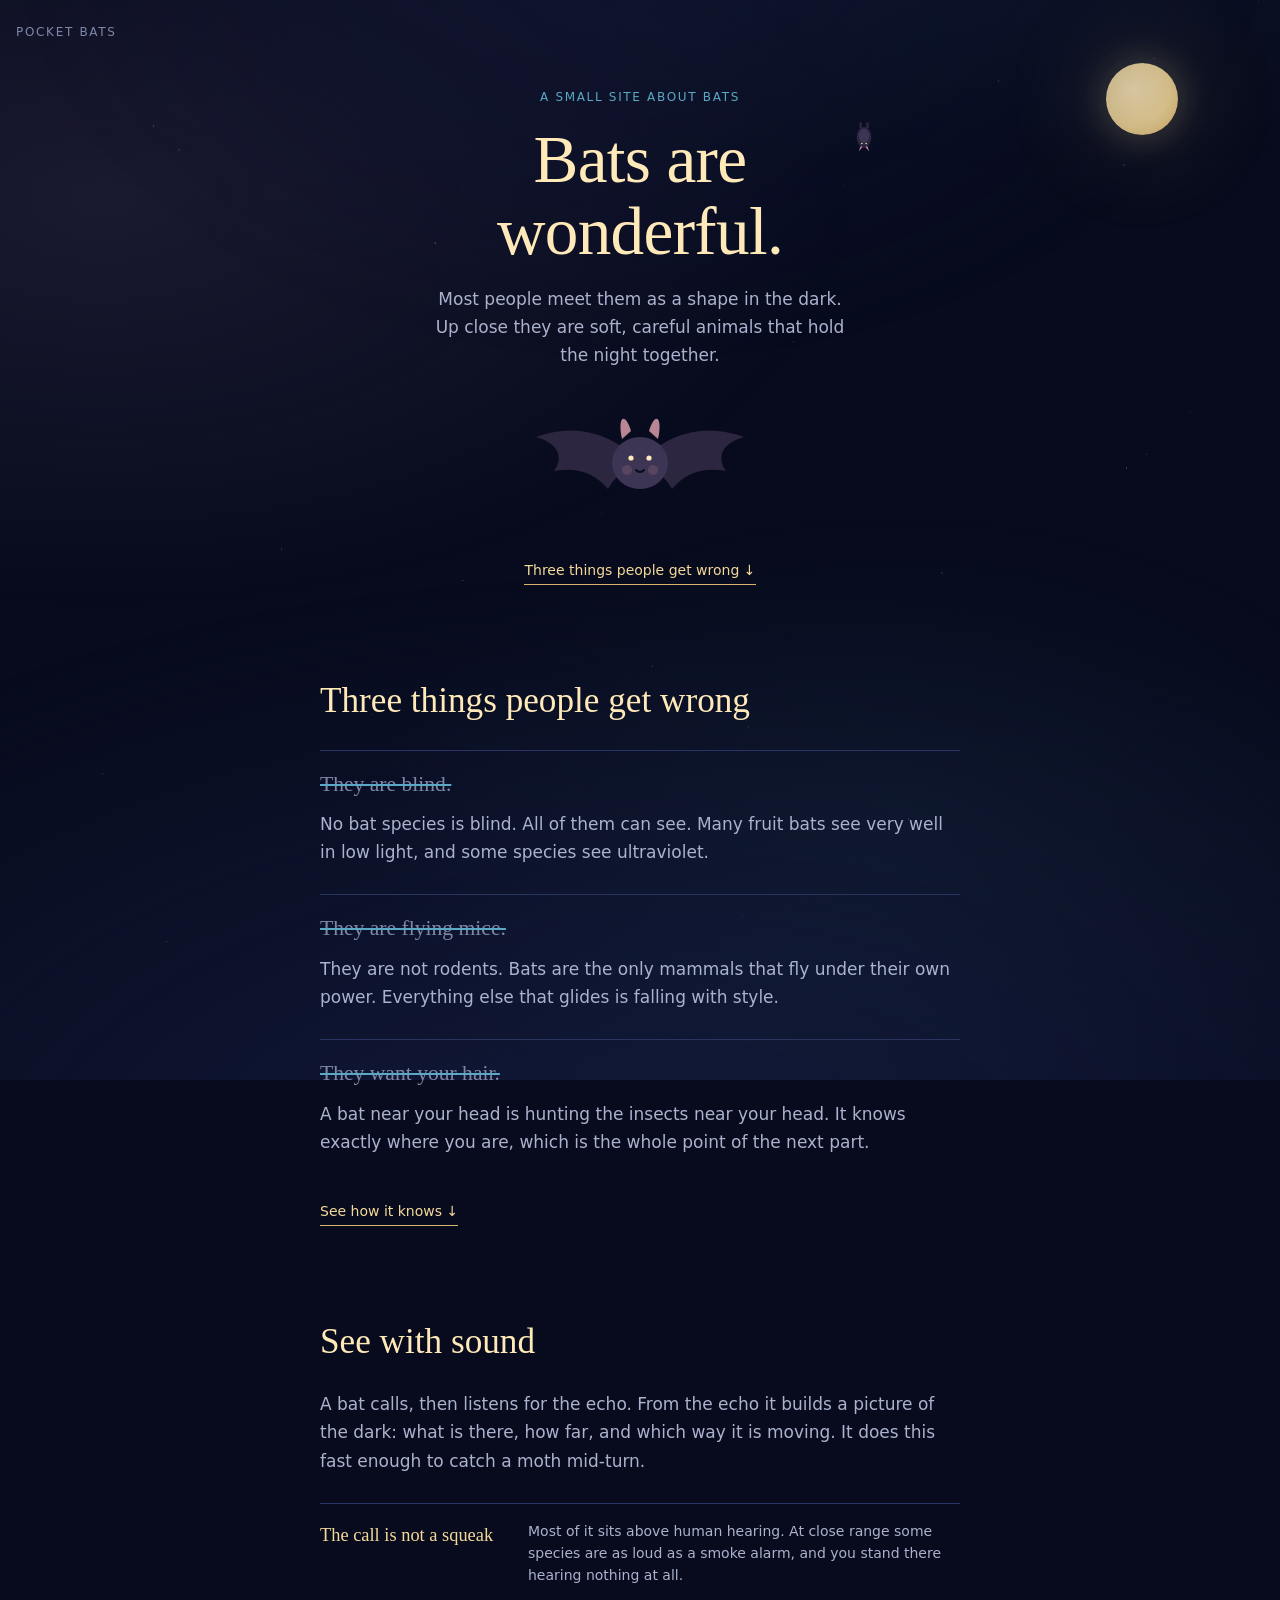
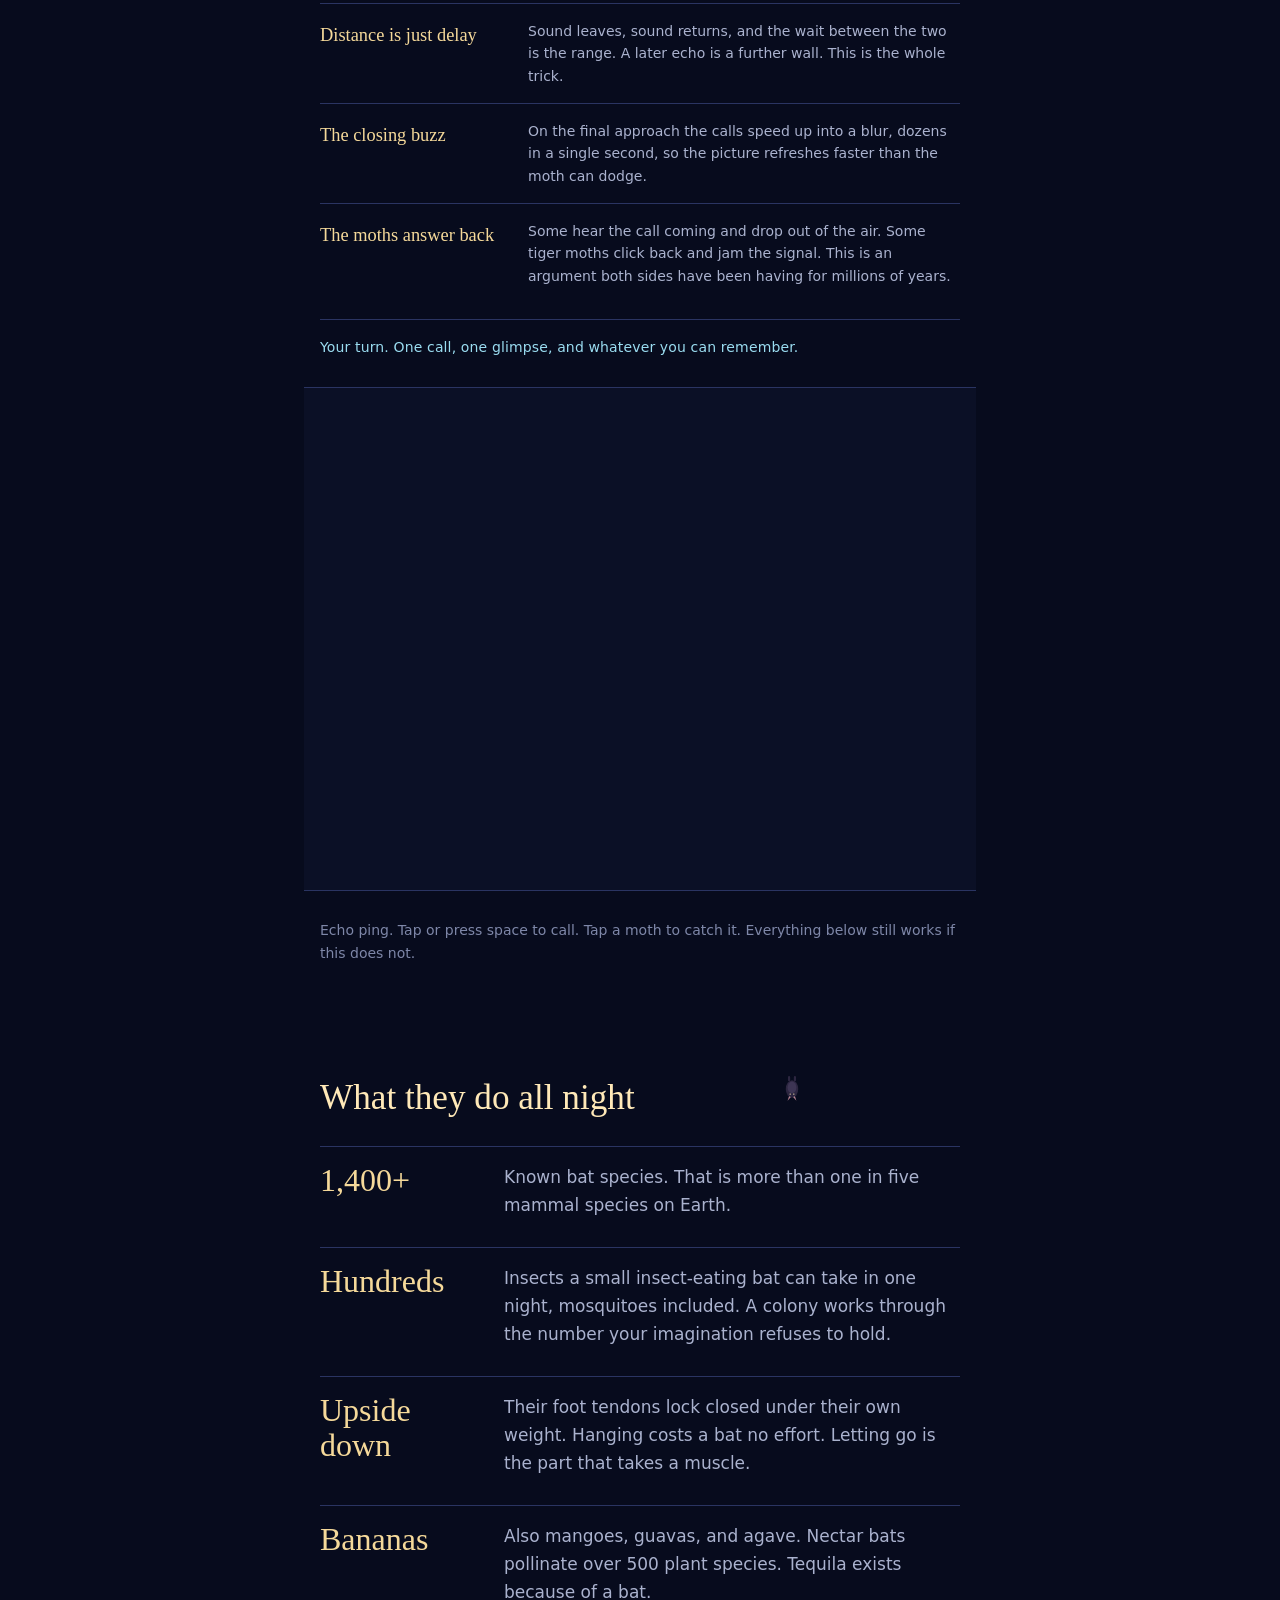
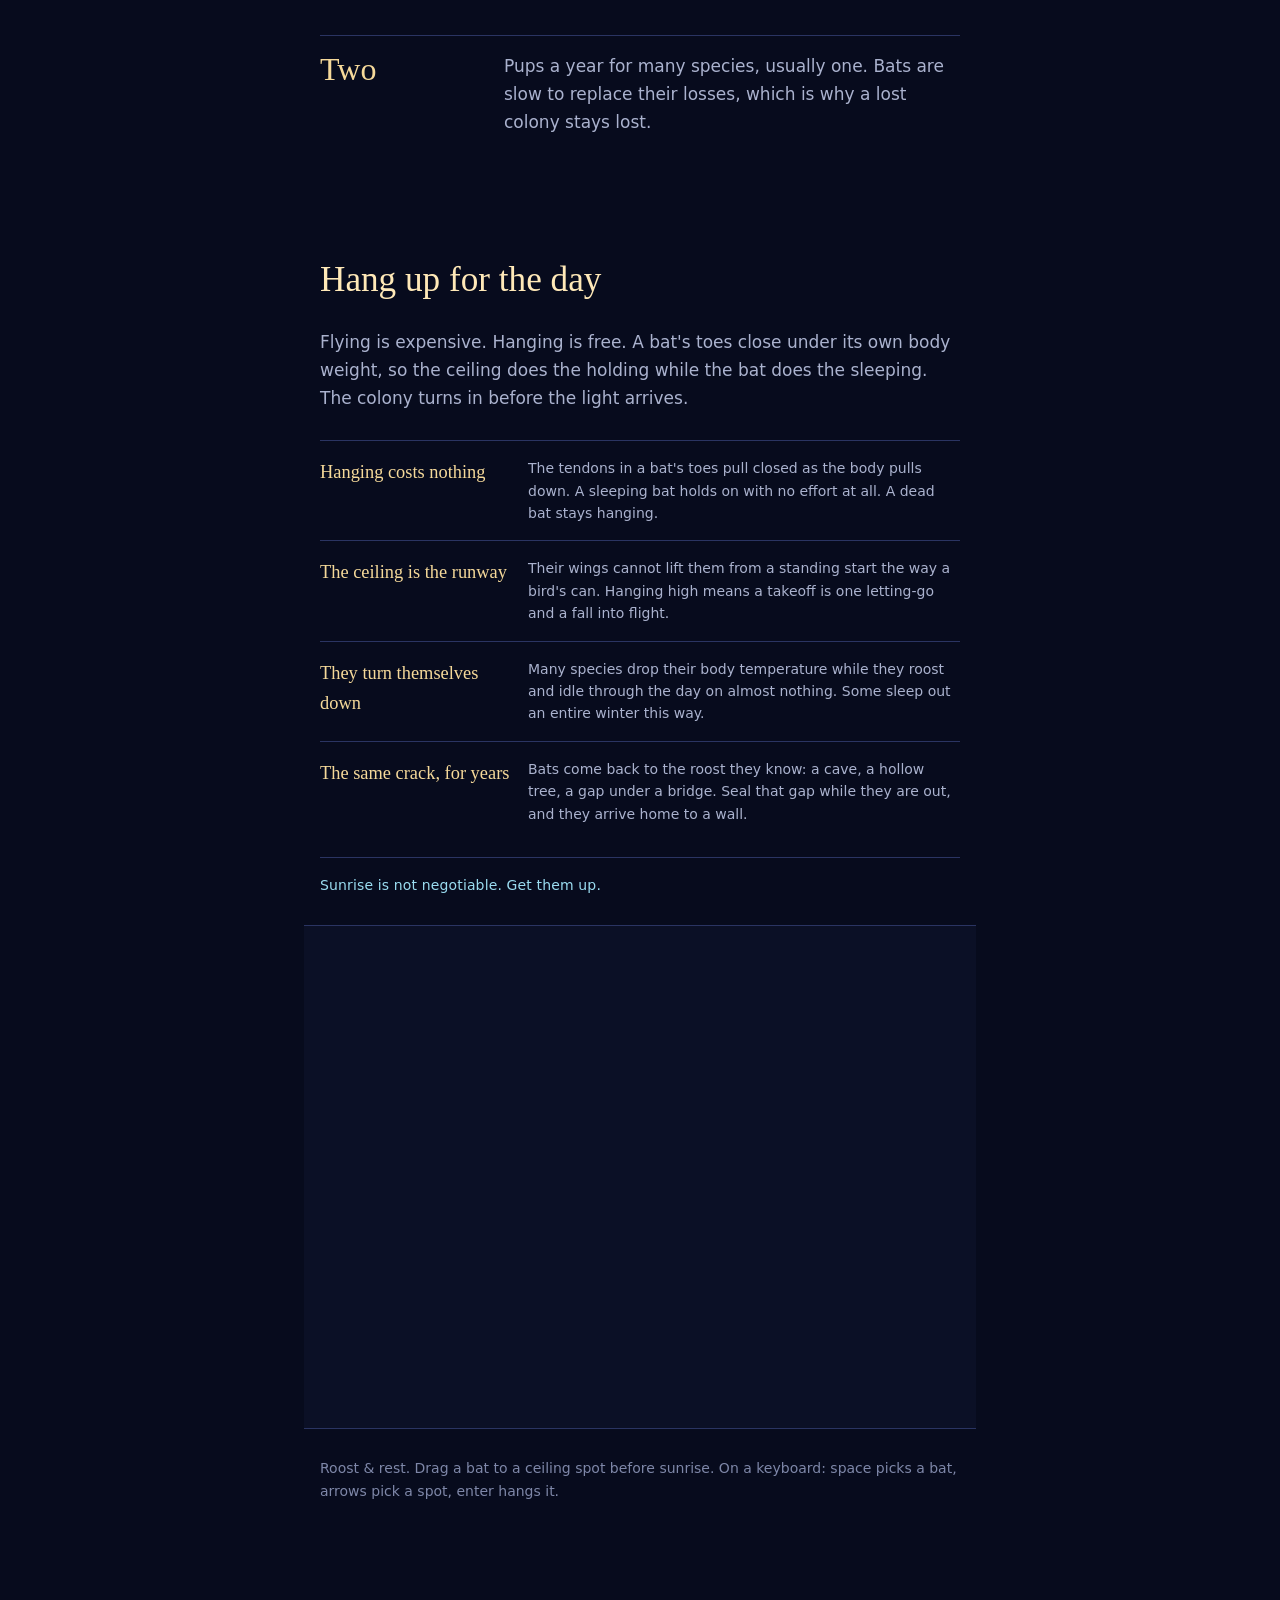
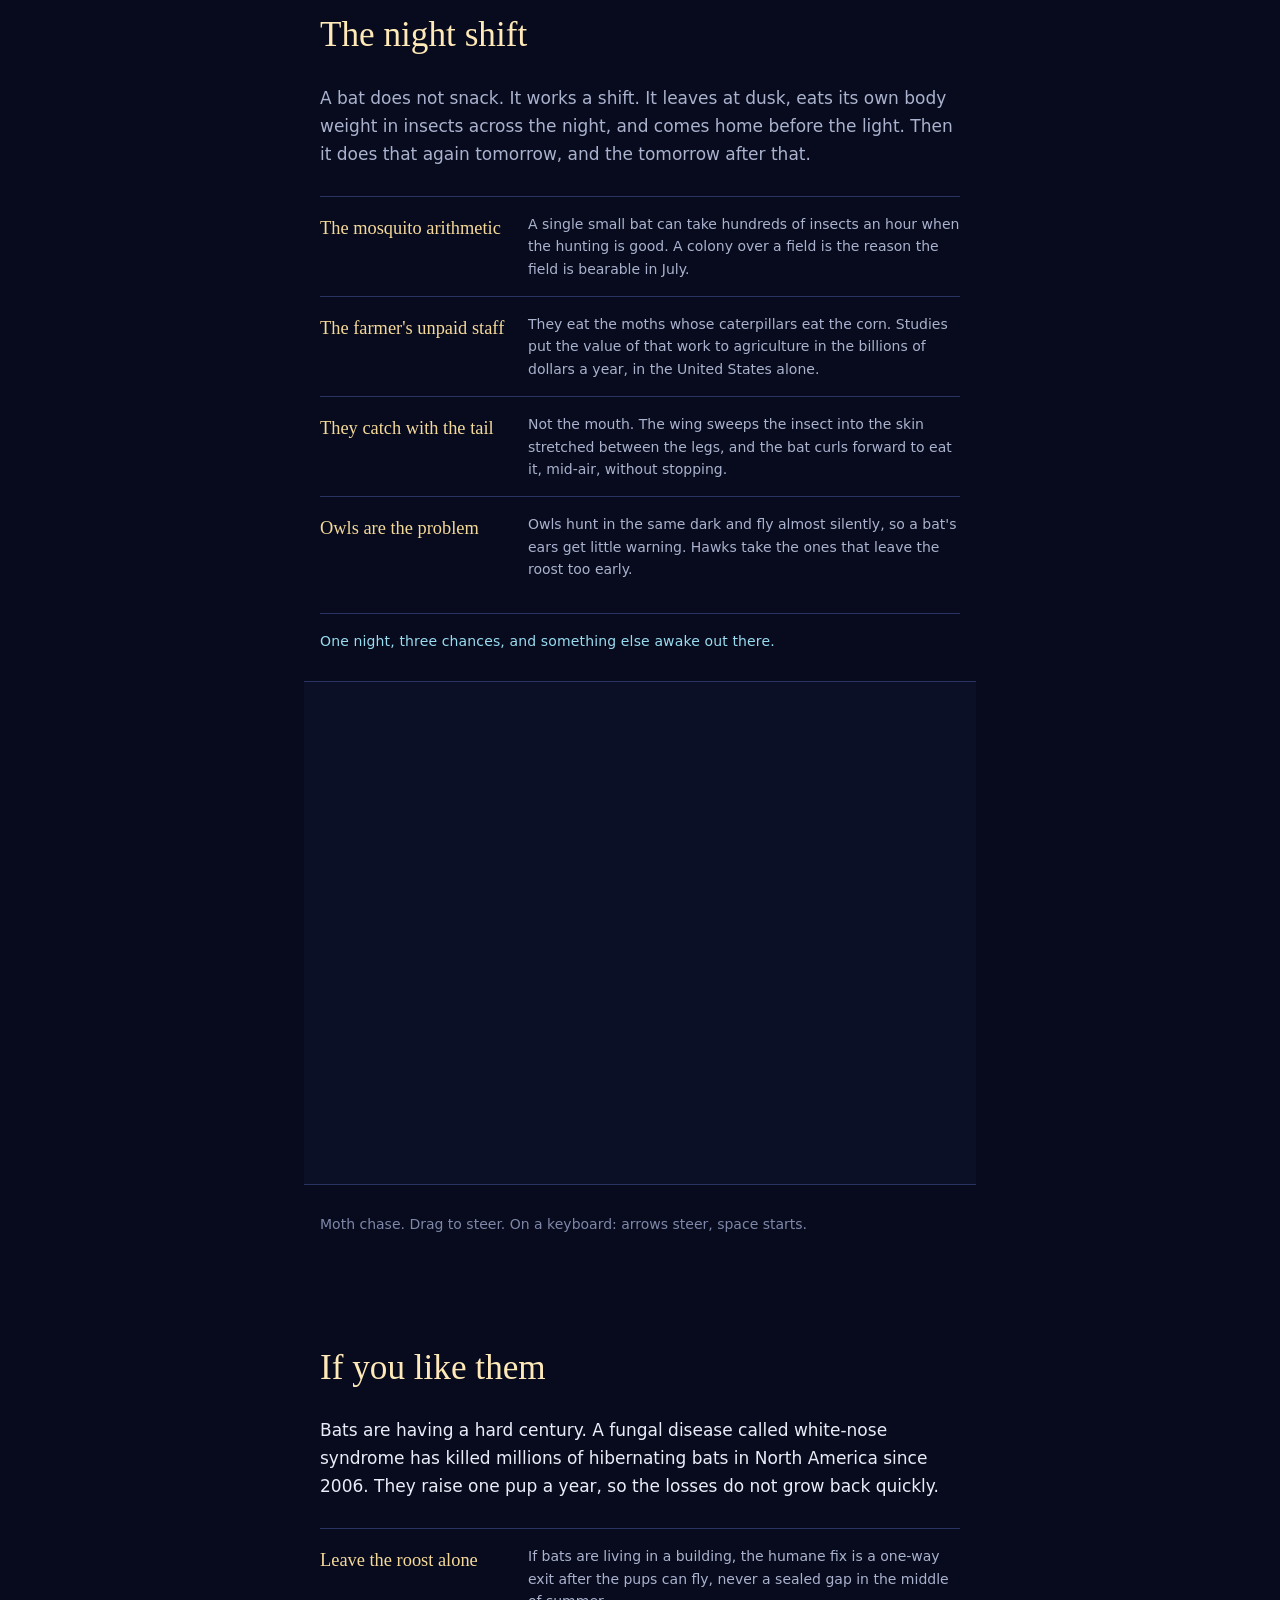
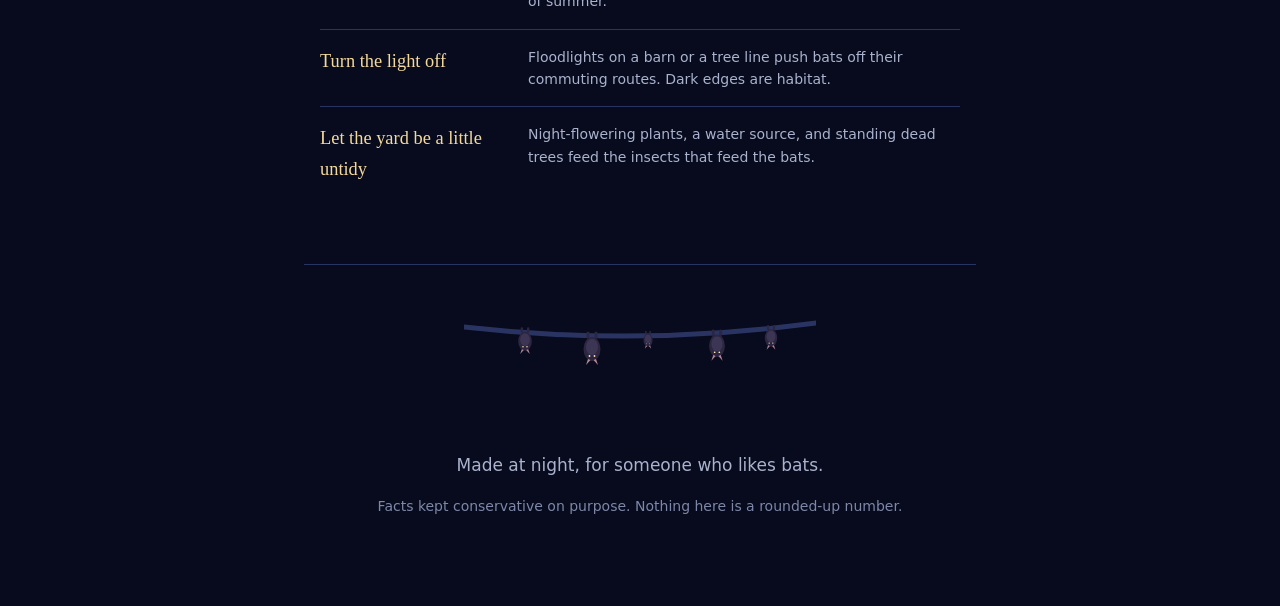
<file: index.html>
<!doctype html>
<html lang="en">
<head>
<meta charset="utf-8">
<meta name="viewport" content="width=device-width, initial-scale=1, viewport-fit=cover">
<title>Pocket Bats — a small site about bats</title>
<meta name="description" content="Bats are wonderful. Here is why, in your pocket. Short true facts, and a game where you see with sound.">
<meta name="theme-color" content="#070b1d">
<meta property="og:type" content="website">
<meta property="og:title" content="Bats are wonderful.">
<meta property="og:description" content="Short true facts, and a game where you see with sound.">
<meta property="og:url" content="https://jordan-doerksen.github.io/pocket-bats/">
<meta property="og:image" content="https://jordan-doerksen.github.io/pocket-bats/og.png">
<meta property="og:image:width" content="1200">
<meta property="og:image:height" content="630">
<meta name="twitter:card" content="summary_large_image">
<link rel="stylesheet" href="styles/night.tokens.css">
<link rel="stylesheet" href="styles/site.css">
<link rel="stylesheet" href="styles/atmosphere.css">
<link rel="icon" href="data:image/svg+xml,<svg xmlns='http://www.w3.org/2000/svg' viewBox='0 0 32 32'><text y='26' font-size='26'>🦇</text></svg>">
</head>
<body>

<a class="skip" href="#start">Skip to the content</a>

<!-- persistent cluster 1 of 1: identity -->
<header class="chrome">
  <span class="wordmark">Pocket&nbsp;Bats</span>
</header>

<div class="stars" aria-hidden="true"></div>

<main id="start">

  <!-- 1. promise -->
  <section class="stage" id="promise">
    <p class="label">A small site about bats</p>
    <h1 class="display">Bats are<br>wonderful.</h1>
    <p class="lede">Most people meet them as a shape in the dark. Up close they are soft,
      careful animals that hold the night together.</p>

    <svg class="bat" viewBox="0 0 240 130" role="img" aria-label="A small round bat with big ears, hanging in the dark.">
      <g class="bat-wings">
        <path class="wing" d="M120 66 C 92 34, 52 26, 16 40 C 38 46, 44 60, 34 74 C 58 70, 74 76, 88 92 C 96 78, 108 70, 120 66 Z"/>
        <path class="wing" d="M120 66 C 148 34, 188 26, 224 40 C 202 46, 196 60, 206 74 C 182 70, 166 76, 152 92 C 144 78, 132 70, 120 66 Z"/>
      </g>
      <path class="ear" d="M102 42 C 97 20, 105 14, 111 34 Z"/>
      <path class="ear" d="M138 42 C 143 20, 135 14, 129 34 Z"/>
      <ellipse class="body" cx="120" cy="66" rx="28" ry="26"/>
      <circle class="cheek" cx="107" cy="73" r="5"/>
      <circle class="cheek" cx="133" cy="73" r="5"/>
      <circle class="eye" cx="111" cy="61" r="2.6"/>
      <circle class="eye" cx="129" cy="61" r="2.6"/>
      <path class="mouth" d="M116 73 Q 120 77 124 73"/>
    </svg>

    <a class="cue" href="#reframe">Three things people get wrong <span aria-hidden="true">↓</span></a>
  </section>

  <!-- 2. reframe -->
  <section class="band" id="reframe">
    <h2>Three things people get wrong</h2>

    <div class="turn">
      <p class="wrong">They are blind.</p>
      <p>No bat species is blind. All of them can see. Many fruit bats see very well in low
        light, and some species see ultraviolet.</p>
    </div>

    <div class="turn">
      <p class="wrong">They are flying mice.</p>
      <p>They are not rodents. Bats are the only mammals that fly under their own power.
        Everything else that glides is falling with style.</p>
    </div>

    <div class="turn">
      <p class="wrong">They want your hair.</p>
      <p>A bat near your head is hunting the insects near your head. It knows exactly where you
        are, which is the whole point of the next part.</p>
    </div>

    <a class="cue" href="#play">See how it knows <span aria-hidden="true">↓</span></a>
  </section>

  <!-- 3. play -->
  <section class="band play" id="play">
    <h2>See with sound</h2>
    <p class="intro">A bat calls, then listens for the echo. From the echo it builds a picture
      of the dark: what is there, how far, and which way it is moving. It does this fast enough
      to catch a moth mid-turn.</p>

    <dl class="notes">
      <div>
        <dt>The call is not a squeak</dt>
        <dd>Most of it sits above human hearing. At close range some species are as loud as a
          smoke alarm, and you stand there hearing nothing at all.</dd>
      </div>
      <div>
        <dt>Distance is just delay</dt>
        <dd>Sound leaves, sound returns, and the wait between the two is the range. A later echo
          is a further wall. This is the whole trick.</dd>
      </div>
      <div>
        <dt>The closing buzz</dt>
        <dd>On the final approach the calls speed up into a blur, dozens in a single second, so
          the picture refreshes faster than the moth can dodge.</dd>
      </div>
      <div>
        <dt>The moths answer back</dt>
        <dd>Some hear the call coming and drop out of the air. Some tiger moths click back and
          jam the signal. This is an argument both sides have been having for millions of years.</dd>
      </div>
    </dl>

    <p class="try">Your turn. One call, one glimpse, and whatever you can remember.</p>

    <div class="game-frame">
      <div class="game-shell" id="echo-ping" data-game>
        <noscript class="fallback">
          <p><strong>The game needs JavaScript.</strong> Without it, the short version: the
            screen is dark, you send one call, the echo shows you the moths for a moment, and
            you catch what you remember.</p>
        </noscript>
      </div>
    </div>

    <p class="caption">Echo ping. Tap or press space to call. Tap a moth to catch it.
      Everything below still works if this does not.</p>
  </section>

  <!-- 4. facts in rhythm -->
  <section class="band" id="facts">
    <h2>What they do all night</h2>

    <div class="fact">
      <p class="figure">1,400+</p>
      <p>Known bat species. That is more than one in five mammal species on Earth.</p>
    </div>

    <div class="fact">
      <p class="figure">Hundreds</p>
      <p>Insects a small insect-eating bat can take in one night, mosquitoes included. A colony
        works through the number your imagination refuses to hold.</p>
    </div>

    <div class="fact">
      <p class="figure">Upside down</p>
      <p>Their foot tendons lock closed under their own weight. Hanging costs a bat no effort.
        Letting go is the part that takes a muscle.</p>
    </div>

    <div class="fact">
      <p class="figure">Bananas</p>
      <p>Also mangoes, guavas, and agave. Nectar bats pollinate over 500 plant species. Tequila
        exists because of a bat.</p>
    </div>

    <div class="fact">
      <p class="figure">Two</p>
      <p>Pups a year for many species, usually one. Bats are slow to replace their losses, which
        is why a lost colony stays lost.</p>
    </div>
  </section>

  <!-- 5. play: roost -->
  <section class="band play" id="roost">
    <h2>Hang up for the day</h2>
    <p class="intro">Flying is expensive. Hanging is free. A bat's toes close under its own body
      weight, so the ceiling does the holding while the bat does the sleeping. The colony turns in
      before the light arrives.</p>

    <dl class="notes">
      <div>
        <dt>Hanging costs nothing</dt>
        <dd>The tendons in a bat's toes pull closed as the body pulls down. A sleeping bat holds
          on with no effort at all. A dead bat stays hanging.</dd>
      </div>
      <div>
        <dt>The ceiling is the runway</dt>
        <dd>Their wings cannot lift them from a standing start the way a bird's can. Hanging high
          means a takeoff is one letting-go and a fall into flight.</dd>
      </div>
      <div>
        <dt>They turn themselves down</dt>
        <dd>Many species drop their body temperature while they roost and idle through the day on
          almost nothing. Some sleep out an entire winter this way.</dd>
      </div>
      <div>
        <dt>The same crack, for years</dt>
        <dd>Bats come back to the roost they know: a cave, a hollow tree, a gap under a bridge.
          Seal that gap while they are out, and they arrive home to a wall.</dd>
      </div>
    </dl>

    <p class="try">Sunrise is not negotiable. Get them up.</p>

    <div class="game-frame">
      <div class="game-shell" id="roost-rest" data-game>
        <noscript class="fallback">
          <p><strong>The game needs JavaScript.</strong> Without it, the short version: five tired
            bats, seven spots on the ceiling, one sunrise. You drag; they sleep.</p>
        </noscript>
      </div>
    </div>

    <p class="caption">Roost &amp; rest. Drag a bat to a ceiling spot before sunrise. On a keyboard:
      space picks a bat, arrows pick a spot, enter hangs it.</p>
  </section>

  <!-- 6. play: the night shift -->
  <section class="band play" id="hunt">
    <h2>The night shift</h2>
    <p class="intro">A bat does not snack. It works a shift. It leaves at dusk, eats its own body
      weight in insects across the night, and comes home before the light. Then it does that again
      tomorrow, and the tomorrow after that.</p>

    <dl class="notes">
      <div>
        <dt>The mosquito arithmetic</dt>
        <dd>A single small bat can take hundreds of insects an hour when the hunting is good.
          A colony over a field is the reason the field is bearable in July.</dd>
      </div>
      <div>
        <dt>The farmer's unpaid staff</dt>
        <dd>They eat the moths whose caterpillars eat the corn. Studies put the value of that work
          to agriculture in the billions of dollars a year, in the United States alone.</dd>
      </div>
      <div>
        <dt>They catch with the tail</dt>
        <dd>Not the mouth. The wing sweeps the insect into the skin stretched between the legs,
          and the bat curls forward to eat it, mid-air, without stopping.</dd>
      </div>
      <div>
        <dt>Owls are the problem</dt>
        <dd>Owls hunt in the same dark and fly almost silently, so a bat's ears get little warning.
          Hawks take the ones that leave the roost too early.</dd>
      </div>
    </dl>

    <p class="try">One night, three chances, and something else awake out there.</p>

    <div class="game-frame">
      <div class="game-shell" id="moth-chase" data-game>
        <noscript class="fallback">
          <p><strong>The game needs JavaScript.</strong> Without it, the short version: you steer a
            bat with your thumb, you eat every moth you can reach, and an owl arrives to make that
            harder.</p>
        </noscript>
      </div>
    </div>

    <p class="caption">Moth chase. Drag to steer. On a keyboard: arrows steer, space starts.</p>
  </section>

  <!-- 7. resolution -->
  <section class="band" id="help">
    <h2>If you like them</h2>
    <p class="intro">Bats are having a hard century. A fungal disease called white-nose syndrome
      has killed millions of hibernating bats in North America since 2006. They raise one pup a
      year, so the losses do not grow back quickly.</p>

    <dl class="notes">
      <div>
        <dt>Leave the roost alone</dt>
        <dd>If bats are living in a building, the humane fix is a one-way exit after the pups can
          fly, never a sealed gap in the middle of summer.</dd>
      </div>
      <div>
        <dt>Turn the light off</dt>
        <dd>Floodlights on a barn or a tree line push bats off their commuting routes. Dark edges
          are habitat.</dd>
      </div>
      <div>
        <dt>Let the yard be a little untidy</dt>
        <dd>Night-flowering plants, a water source, and standing dead trees feed the insects that
          feed the bats.</dd>
      </div>
    </dl>
  </section>

</main>

<footer class="close">
  <p>Made at night, for someone who likes bats.</p>
  <p class="fine">Facts kept conservative on purpose. Nothing here is a rounded-up number.</p>
</footer>

<script src="js/config.js"></script>
<script src="js/echo-ping.js"></script>
<script src="js/roost-rest.js"></script>
<script src="js/moth-chase.js"></script>
<script src="js/site.js"></script>
<script src="js/atmosphere.js"></script>
</body>
</html>
</file>
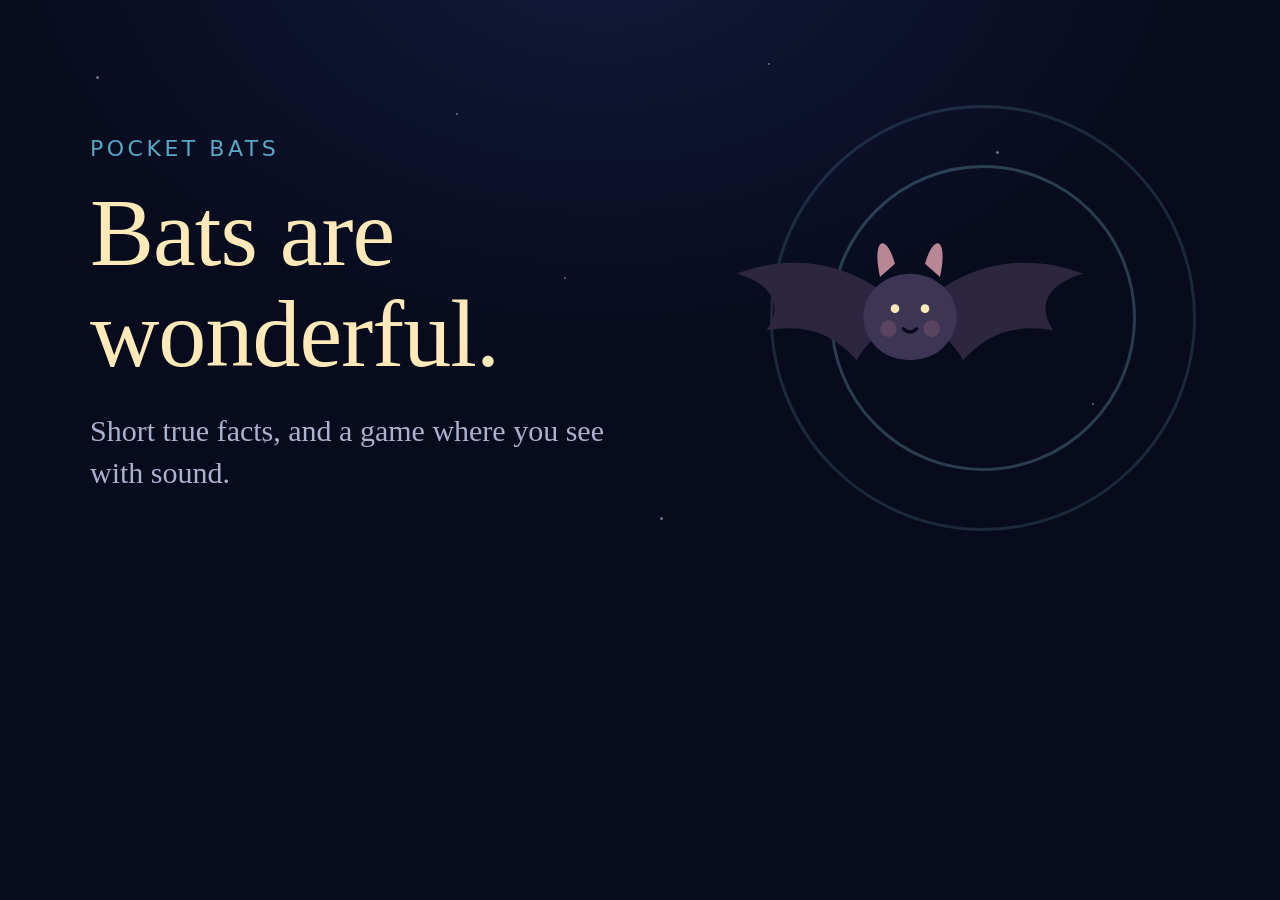
<file: design/og.html>
<!doctype html>
<html lang="en">
<head>
<meta charset="utf-8">
<style>
  /* Values copied from styles/night.tokens.css — this file renders once to og.png. */
  html, body { margin: 0; }
  body {
    width: 1200px; height: 630px; overflow: hidden; position: relative;
    background: #070b1d;
    font-family: "Palatino Linotype", Palatino, Georgia, serif;
    color: #eaedf8;
  }
  .glow {
    position: absolute; inset: 0;
    background: radial-gradient(900px 620px at 50% -12%, #131a3a, transparent 70%);
  }
  .star { position: absolute; border-radius: 50%; background: #cdd6f4; opacity: 0.5; }
  .ring { position: absolute; border: 3px solid #9adcf0; border-radius: 50%; }
  .wrap { position: absolute; inset: 0; display: flex; align-items: center; justify-content: space-between; padding: 0 90px; }
  .label {
    font-family: system-ui, "Segoe UI", sans-serif;
    font-size: 22px; letter-spacing: 0.16em; text-transform: uppercase; color: #5aa8c4;
    margin: 0 0 22px;
  }
  h1 { font-size: 96px; line-height: 1.05; font-weight: 500; letter-spacing: -0.01em; color: #ffe9b8; margin: 0 0 26px; }
  .sub { font-size: 30px; color: #aab2ce; margin: 0; max-width: 560px; line-height: 1.4; }
  svg { width: 400px; overflow: visible; flex: none; }
</style>
</head>
<body>
  <div class="glow"></div>
  <div class="star" style="left:8%;  top:12%; width:3px; height:3px"></div>
  <div class="star" style="left:22%; top:70%; width:2px; height:2px"></div>
  <div class="star" style="left:38%; top:18%; width:2px; height:2px"></div>
  <div class="star" style="left:55%; top:82%; width:3px; height:3px"></div>
  <div class="star" style="left:64%; top:10%; width:2px; height:2px"></div>
  <div class="star" style="left:83%; top:24%; width:3px; height:3px"></div>
  <div class="star" style="left:91%; top:64%; width:2px; height:2px"></div>
  <div class="star" style="left:47%; top:44%; width:2px; height:2px"></div>
  <div class="ring" style="left:770px; top:105px; width:420px; height:420px; opacity:0.14"></div>
  <div class="ring" style="left:830px; top:165px; width:300px; height:300px; opacity:0.24"></div>

  <div class="wrap">
    <div>
      <p class="label">Pocket Bats</p>
      <h1>Bats are<br>wonderful.</h1>
      <p class="sub">Short true facts, and a game where you see with sound.</p>
    </div>
    <svg viewBox="0 0 240 130" aria-hidden="true">
      <path fill="#2c2640" d="M120 66 C 92 34, 52 26, 16 40 C 38 46, 44 60, 34 74 C 58 70, 74 76, 88 92 C 96 78, 108 70, 120 66 Z"/>
      <path fill="#2c2640" d="M120 66 C 148 34, 188 26, 224 40 C 202 46, 196 60, 206 74 C 182 70, 166 76, 152 92 C 144 78, 132 70, 120 66 Z"/>
      <path fill="#b98695" d="M102 42 C 97 20, 105 14, 111 34 Z"/>
      <path fill="#b98695" d="M138 42 C 143 20, 135 14, 129 34 Z"/>
      <ellipse fill="#3d3554" cx="120" cy="66" rx="28" ry="26"/>
      <circle fill="#a76f80" opacity="0.28" cx="107" cy="73" r="5"/>
      <circle fill="#a76f80" opacity="0.28" cx="133" cy="73" r="5"/>
      <circle fill="#ffe9b8" cx="111" cy="61" r="2.6"/>
      <circle fill="#ffe9b8" cx="129" cy="61" r="2.6"/>
      <path fill="none" stroke="#070b1d" stroke-width="2" stroke-linecap="round" d="M116 73 Q 120 77 124 73"/>
    </svg>
  </div>
</body>
</html>
</file>
<file: styles/night.tokens.css>
/* night.tokens.css — the only file that may define a colour or a type value.
   Site skin: "Night-sky cozy" (D4). site.css consumes these; it defines none. */

:root {
  /* ground */
  --night-950: #070b1d;
  --night-900: #0b1026;
  --night-800: #131a3a;
  --night-700: #1d2650;
  --night-line: #2a3462;

  /* light */
  --moon: #f5d99a;
  --moon-bright: #ffe9b8;
  --moon-deep: #d9b46a;
  --star: #cdd6f4;

  /* sonar (Echo ping accent) */
  --echo: #9adcf0;
  --echo-dim: #5aa8c4;

  /* text */
  --text: #eaedf8;
  --text-dim: #aab2ce;
  --text-faint: #7e87a8;

  /* bat */
  --bat-body: #3d3554;
  --bat-wing: #2c2640;
  --bat-ear: #b98695;
  --bat-cheek: #a76f80;

  /* type */
  --font: system-ui, -apple-system, "Segoe UI", Roboto, sans-serif;
  --font-display: "Iowan Old Style", "Palatino Linotype", Palatino, Georgia, "Noto Serif", serif;
  --size-display: clamp(2.4rem, 9.5vw, 4.2rem);
  --size-h2: clamp(1.5rem, 6vw, 2.2rem);
  --size-body: 1.0625rem;
  --size-small: 0.875rem;
  --size-label: 0.75rem;
  --leading-body: 1.65;
  --leading-tight: 1.08;
  --track-label: 0.14em;

  /* space & shape */
  --space-1: 0.5rem;
  --space-2: 1rem;
  --space-3: 1.75rem;
  --space-4: 3rem;
  --space-5: 5.5rem;
  --measure: 34rem;
  --radius: 1.25rem;
  --radius-pill: 999px;

  /* motion (durations only; site.css decides what moves) */
  --t-fast: 140ms;
  --t-slow: 420ms;
  --t-arrive: 2.6s;
  --t-twinkle: 5.5s;
  --ease: cubic-bezier(0.22, 0.9, 0.3, 1);
}
</file>
<file: styles/site.css>
/* site.css — composition only. Every colour and type value comes from night.tokens.css.
   Authored at 375px first; wider screens widen the measure. */

*, *::before, *::after { box-sizing: border-box; }

html { -webkit-text-size-adjust: 100%; }

body {
  margin: 0;
  background: var(--night-950);
  color: var(--text);
  font-family: var(--font);
  font-size: var(--size-body);
  line-height: var(--leading-body);
  overflow-x: hidden;
}

/* ---- background: static stars. They never move. ---- */
.stars {
  position: fixed;
  inset: 0;
  z-index: 0;
  pointer-events: none;
  background-image:
    radial-gradient(1.4px 1.4px at 12% 14%, var(--star), transparent 60%),
    radial-gradient(1.2px 1.2px at 78% 9%,  var(--star), transparent 60%),
    radial-gradient(1.6px 1.6px at 34% 27%, var(--star), transparent 60%),
    radial-gradient(1.1px 1.1px at 62% 38%, var(--star), transparent 60%),
    radial-gradient(1.5px 1.5px at 88% 52%, var(--star), transparent 60%),
    radial-gradient(1.2px 1.2px at 22% 61%, var(--star), transparent 60%),
    radial-gradient(1.3px 1.3px at 51% 74%, var(--star), transparent 60%),
    radial-gradient(1.1px 1.1px at 8%  86%, var(--star), transparent 60%),
    radial-gradient(1.4px 1.4px at 71% 91%, var(--star), transparent 60%),
    radial-gradient(900px 620px at 50% -8%, var(--night-800), transparent 70%);
  opacity: 0.55;
}

main, .chrome, .close { position: relative; z-index: 1; }

/* ---- skip link ---- */
.skip {
  position: absolute;
  left: -9999px;
  top: 0;
  background: var(--moon);
  color: var(--night-950);
  padding: var(--space-1) var(--space-2);
  border-radius: 0 0 var(--radius) 0;
  z-index: 10;
  text-decoration: none;
  font-weight: 600;
}
.skip:focus { left: 0; }

/* ---- persistent cluster: identity ---- */
.chrome {
  padding: var(--space-2);
  padding-top: max(var(--space-2), env(safe-area-inset-top));
}
.wordmark {
  font-size: var(--size-label);
  letter-spacing: var(--track-label);
  text-transform: uppercase;
  color: var(--text-faint);
}

/* ---- shared layout ---- */
.stage, .band {
  max-width: var(--measure);
  margin: 0 auto;
  padding: var(--space-4) var(--space-2);
}

h2 {
  font-family: var(--font-display);
  font-size: var(--size-h2);
  line-height: 1.15;
  margin: 0 0 var(--space-3);
  color: var(--moon-bright);
  font-weight: 500;
  letter-spacing: 0;
}

p { margin: 0 0 var(--space-2); }

/* ---- 1. promise ---- */
.stage { padding-top: var(--space-3); text-align: center; }

.label {
  font-size: var(--size-label);
  letter-spacing: var(--track-label);
  text-transform: uppercase;
  color: var(--echo-dim);
  margin-bottom: var(--space-2);
}

.display {
  font-family: var(--font-display);
  font-size: var(--size-display);
  line-height: var(--leading-tight);
  letter-spacing: -0.01em;
  font-weight: 500;
  margin: 0 0 var(--space-2);
  color: var(--moon-bright);
}

.lede {
  color: var(--text-dim);
  max-width: 26rem;
  margin-inline: auto;
}

.bat {
  display: block;
  width: min(58%, 15rem);
  margin: var(--space-3) auto var(--space-2);
  overflow: visible;
}
.bat .body  { fill: var(--bat-body); }
.bat .wing  { fill: var(--bat-wing); }
.bat .ear   { fill: var(--bat-ear); }
.bat .cheek { fill: var(--bat-cheek); opacity: 0.28; }
.bat .eye   { fill: var(--moon-bright); }
.bat .mouth { fill: none; stroke: var(--night-950); stroke-width: 2; stroke-linecap: round; }
.bat-wings  { transform-origin: 120px 66px; animation: flap 3.6s var(--ease) infinite; }

/* Expressive character motion, paused when the section leaves the viewport (site.js)
   and removed entirely under reduced motion. */
@keyframes flap {
  0%, 74%, 100% { transform: scaleX(1) scaleY(1); }
  80%           { transform: scaleX(0.9) scaleY(1.05); }
  88%           { transform: scaleX(1.02) scaleY(0.98); }
}
.motion-paused .bat-wings { animation-play-state: paused; }

.cue {
  display: inline-block;
  margin-top: var(--space-2);
  color: var(--moon);
  text-decoration: none;
  border-bottom: 1px solid var(--moon-deep);
  padding-bottom: 2px;
  font-size: var(--size-small);
}
.cue:hover, .cue:focus-visible { color: var(--moon-bright); }

/* ---- 2. reframe: alternating rhythm ---- */
.turn {
  border-top: 1px solid var(--night-line);
  padding-top: var(--space-2);
  margin-bottom: var(--space-3);
}
.wrong {
  font-family: var(--font-display);
  font-size: 1.35rem;
  color: var(--text-faint);
  text-decoration: line-through;
  text-decoration-color: var(--echo-dim);
  text-decoration-thickness: 2px;
  margin-bottom: var(--space-1);
}
.turn p:last-child { margin-bottom: 0; color: var(--text-dim); }

/* ---- 3. play ---- */
.play .intro { color: var(--text-dim); }

/* Field notes: the reading that earns the game. A definition list, not cards. */
.notes { margin: var(--space-3) 0 var(--space-2); }
.notes > div {
  border-top: 1px solid var(--night-line);
  padding: var(--space-2) 0;
}
.notes dt {
  font-family: var(--font-display);
  font-size: 1.15rem;
  color: var(--moon);
  margin-bottom: 0.35rem;
}
.notes dd {
  margin: 0;
  color: var(--text-dim);
  font-size: var(--size-small);
  line-height: 1.6;
}
.try {
  border-top: 1px solid var(--night-line);
  padding-top: var(--space-2);
  color: var(--echo);
  font-size: var(--size-small);
  letter-spacing: 0.01em;
}

.game-frame {
  margin: var(--space-3) calc(var(--space-2) * -1);
}
.game-shell {
  position: relative;
  aspect-ratio: 3 / 4;
  max-height: 70vh;
  margin-inline: auto;
  background: var(--night-900);
  border-top: 1px solid var(--night-line);
  border-bottom: 1px solid var(--night-line);
  overflow: hidden;
  touch-action: manipulation;
}
.game-shell canvas { display: block; width: 100%; height: 100%; }
.game-shell:focus-visible { outline: 2px solid var(--echo); outline-offset: -2px; }

.fallback {
  display: block;
  padding: var(--space-3) var(--space-2);
  color: var(--text-dim);
}
.fallback strong { color: var(--moon); }

.caption {
  font-size: var(--size-small);
  color: var(--text-faint);
  margin-top: var(--space-2);
}

/* ---- 4. facts ---- */
.fact {
  border-top: 1px solid var(--night-line);
  padding-top: var(--space-2);
  margin-bottom: var(--space-3);
}
.figure {
  font-family: var(--font-display);
  font-size: 2rem;
  line-height: 1.1;
  font-weight: 500;
  letter-spacing: 0;
  color: var(--moon);
  margin-bottom: var(--space-1);
}
.fact p:last-child { margin-bottom: 0; color: var(--text-dim); }

/* ---- resolution ---- */
.close {
  max-width: var(--measure);
  margin: 0 auto;
  padding: var(--space-4) var(--space-2) var(--space-5);
  border-top: 1px solid var(--night-line);
  color: var(--text-dim);
  text-align: center;
}
.close .fine { font-size: var(--size-small); color: var(--text-faint); margin-bottom: 0; }

/* ---- wider screens: widen the measure, do not rebuild ---- */
@media (min-width: 46rem) {
  :root { --measure: 42rem; }
  .game-shell { aspect-ratio: 4 / 3; }
  .fact { display: grid; grid-template-columns: 10.5rem 1fr; gap: var(--space-2); align-items: start; }
  .figure { overflow-wrap: break-word; }
  .notes > div { display: grid; grid-template-columns: 12rem 1fr; gap: var(--space-2); align-items: start; }
  .notes dt { margin-bottom: 0; }
  .figure { margin-bottom: 0; }
}

/* ---- reduced motion: complete states, never blank ---- */
@media (prefers-reduced-motion: reduce) {
  .bat-wings { animation: none; }
  * { scroll-behavior: auto !important; }
}
</file>
<file: styles/atmosphere.css>
/* atmosphere.css — the deep-sky background, scroll settling, and the roosting bats.
   Composition only; every colour comes from night.tokens.css. Motion jobs: the parallax
   orients depth while the READER scrolls, the settle confirms arrival, the fly-in expresses
   character once. Nothing loops while the page is idle. */

/* ---- layered sky: glow (farthest) -> far stars -> .stars (site.css) ---- */
.sky-glow, .sky-far {
  position: fixed;
  inset: -20vh 0;
  z-index: 0;
  pointer-events: none;
  will-change: transform;
}

.sky-glow {
  background:
    radial-gradient(120vw 90vh at 82% -10%, rgba(154, 220, 240, 0.07), transparent 60%),
    radial-gradient(90vw 70vh at 8% 30%, rgba(61, 53, 84, 0.35), transparent 65%),
    radial-gradient(70vw 60vh at 70% 80%, rgba(90, 168, 196, 0.05), transparent 60%),
    radial-gradient(130vw 100vh at 50% 110%, var(--night-800), transparent 70%);
}

.sky-far {
  background-image:
    radial-gradient(1px 1px at 7% 9%,   var(--star), transparent 60%),
    radial-gradient(0.9px 0.9px at 19% 33%, var(--star), transparent 60%),
    radial-gradient(1px 1px at 29% 71%, var(--star), transparent 60%),
    radial-gradient(0.8px 0.8px at 41% 17%, var(--star), transparent 60%),
    radial-gradient(1px 1px at 47% 55%, var(--star), transparent 60%),
    radial-gradient(0.9px 0.9px at 58% 87%, var(--star), transparent 60%),
    radial-gradient(1px 1px at 66% 29%, var(--star), transparent 60%),
    radial-gradient(0.8px 0.8px at 74% 63%, var(--star), transparent 60%),
    radial-gradient(1px 1px at 85% 13%, var(--star), transparent 60%),
    radial-gradient(0.9px 0.9px at 93% 47%, var(--star), transparent 60%),
    radial-gradient(0.8px 0.8px at 13% 89%, var(--star), transparent 60%),
    radial-gradient(1px 1px at 90% 92%, var(--star), transparent 60%);
  opacity: 0.35;
}

/* The moon: one still anchor for the whole page. */
.moon-disc {
  position: fixed;
  top: 7vh;
  right: 8vw;
  width: 72px;
  height: 72px;
  z-index: 0;
  pointer-events: none;
  border-radius: 50%;
  background: radial-gradient(circle at 38% 36%, var(--moon-bright), var(--moon) 55%, var(--moon-deep));
  box-shadow:
    0 0 34px 6px rgba(245, 217, 154, 0.22),
    0 0 110px 40px rgba(245, 217, 154, 0.08);
  opacity: 0.9;
}
@media (max-width: 45.99rem) {
  .moon-disc { width: 52px; height: 52px; right: 10vw; top: 5vh; }
}

/* ---- scroll settle: applied by atmosphere.js only, so no JS = no hidden content ---- */
.reveal {
  opacity: 0;
  transform: translateY(var(--reveal-shift, 20px));
  transition:
    opacity 0.7s var(--ease),
    transform 0.7s var(--ease);
  transition-delay: var(--reveal-delay, 0ms);
}
.reveal.in {
  opacity: 1;
  transform: none;
}

/* ---- the roosting bats ---- */
.rooster-heading { position: relative; }

.rooster {
  position: absolute;
  top: -0.12em;
  width: 1em; /* sized by atmosphere.js via font-size */
  line-height: 0;
  pointer-events: none;
  transform-origin: 50% 0;
}
.rooster svg { display: block; width: 100%; overflow: visible; }
.rooster .r-wing { fill: var(--bat-wing); }
.rooster .r-body { fill: var(--bat-body); }
.rooster .r-ear  { fill: var(--bat-ear); }
.rooster .r-eye  { fill: var(--moon-bright); }
.rooster .r-foot { stroke: var(--bat-wing); stroke-width: 6; stroke-linecap: round; }

/* Waiting = parked offscreen until the heading is seen; arrive overrides it and lands.
   The approach is a long glide with a soft brake, not a dart. */
.rooster.waiting { transform: translate(-30vw, -20vh) rotate(22deg); }
.rooster.arrive { animation: rooster-arrive var(--t-arrive) cubic-bezier(0.3, 0.6, 0.2, 1) both; }
@keyframes rooster-arrive {
  0%   { transform: translate(-30vw, -20vh) rotate(22deg); }
  60%  { transform: translate(-0.5em, 0.35em) rotate(-6deg); }
  82%  { transform: translate(0.08em, 0.06em) rotate(-2deg); }
  94%  { transform: translate(-0.02em, -0.01em) rotate(1deg); }
  100% { transform: none; }
}

/* The family branch: a perch above the colophon where the whole household turns in. */
.family {
  position: relative;
  height: 110px;
  max-width: 22rem;
  margin: 0 auto var(--space-3);
}
.family .branch {
  position: absolute;
  inset: 0 0 auto 0;
  width: 100%;
  height: 40px;
}
.family .branch path {
  fill: none;
  stroke: var(--night-line);
  stroke-width: 5;
  stroke-linecap: round;
}
.family .rooster { pointer-events: none; }

/* Mirrored approach for bats that come in from the right. */
.rooster.from-right.waiting { transform: translate(30vw, -20vh) rotate(-22deg); }
.rooster.from-right.arrive { animation-name: rooster-arrive-right; }
@keyframes rooster-arrive-right {
  0%   { transform: translate(30vw, -20vh) rotate(-22deg); }
  60%  { transform: translate(0.5em, 0.35em) rotate(6deg); }
  82%  { transform: translate(-0.08em, 0.06em) rotate(2deg); }
  94%  { transform: translate(0.02em, -0.01em) rotate(-1deg); }
  100% { transform: none; }
}

/* Twinkle: a few stars breathe very slowly. Owner-approved exception (CR-1) to the
   no-ambient-loops rule; opacity only, and gone entirely under reduced motion. */
.twinkle {
  position: fixed;
  z-index: 0;
  pointer-events: none;
  border-radius: 50%;
  background: var(--star);
  opacity: 0.15;
  animation: twinkle var(--t-twinkle) ease-in-out infinite;
}
@keyframes twinkle {
  0%, 100% { opacity: 0.12; }
  50%      { opacity: 0.55; }
}

@media (prefers-reduced-motion: reduce) {
  .reveal { opacity: 1; transform: none; transition: none; }
  .rooster.arrive { animation: none; }
  .sky-glow, .sky-far { transform: none !important; }
  .twinkle { animation: none; opacity: 0.3; }
}
</file>
